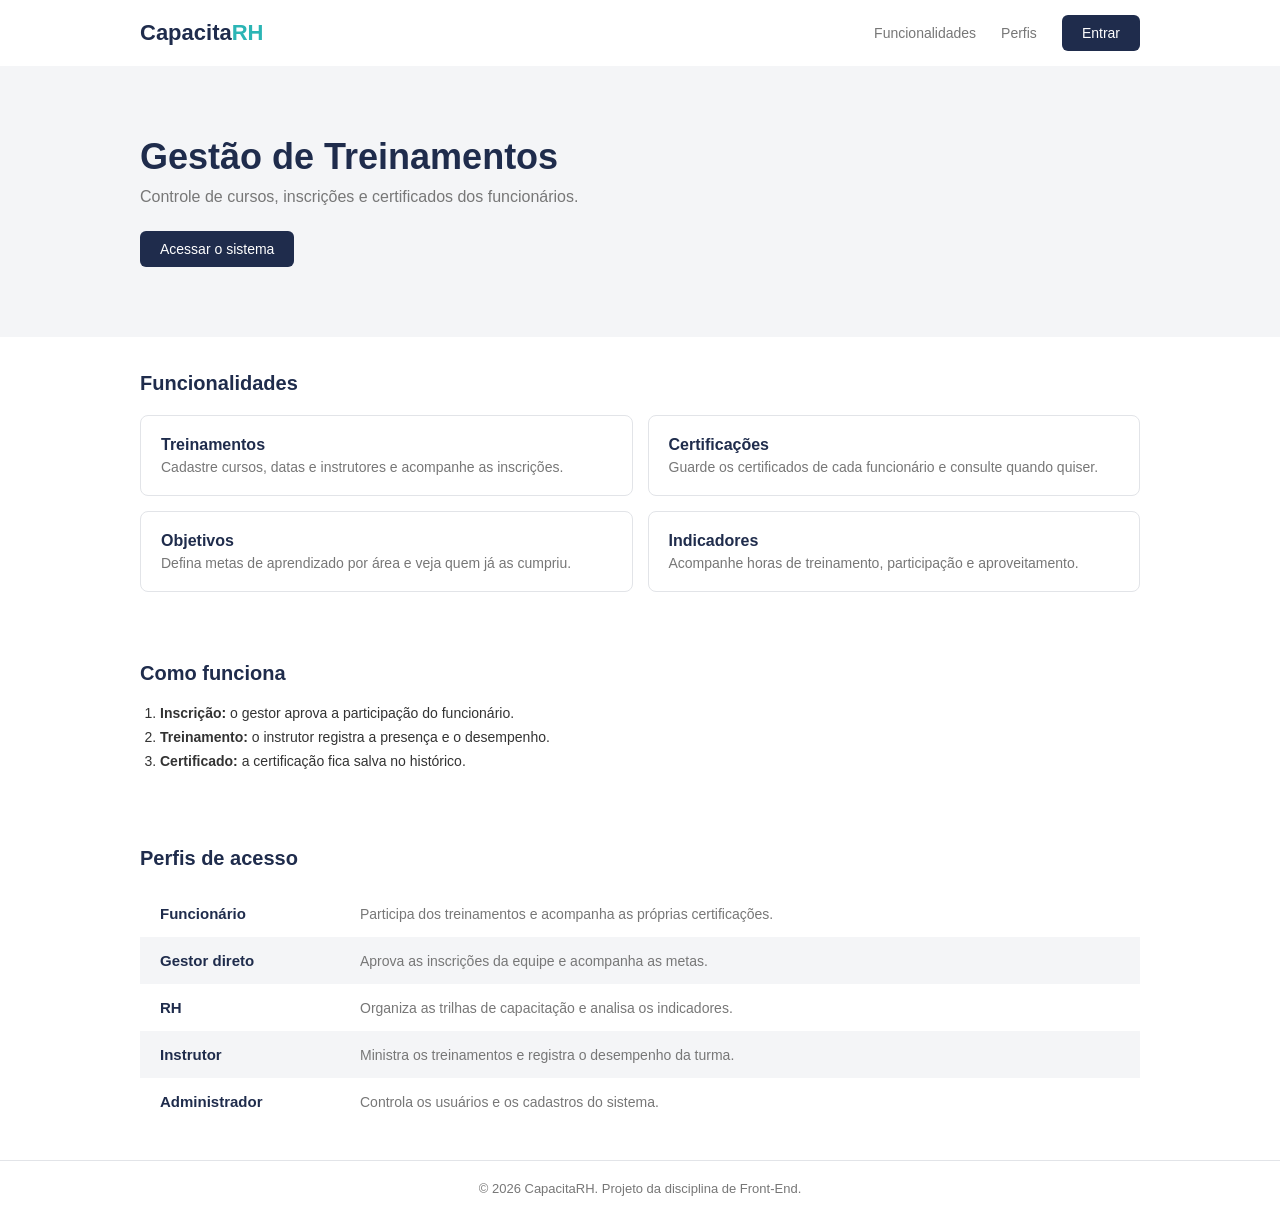
<file: index.html>
<!DOCTYPE html>
<html lang="pt-BR">
<head>
    <meta charset="UTF-8">
    <meta name="viewport" content="width=device-width, initial-scale=1.0">
    <title>CapacitaRH | Gestão de Treinamentos</title>

    <link rel="stylesheet" href="css/index.css">
</head>
<body>
    <header class="cabecalho">
        <div class="container">
            <a href="index.html" class="logo">Capacita<span>RH</span></a>

            <button class="botao-menu" id="menu-toggle" aria-label="Abrir menu" aria-expanded="false" aria-controls="menu">
                <span class="barra"></span>
                <span class="barra"></span>
                <span class="barra"></span>
            </button>

            <nav class="menu" id="menu">
                <ul>
                    <li><a href="#funcionalidades" class="link">Funcionalidades</a></li>
                    <li><a href="#perfis" class="link">Perfis</a></li>
                    <li><a href="login.html" class="botao">Entrar</a></li>
                </ul>
            </nav>
        </div>
    </header>

    <main>
        <section class="abertura">
            <div class="container">
                <h1>Gestão de Treinamentos</h1>
                <p>Controle de cursos, inscrições e certificados dos funcionários.</p>
                <a href="login.html" class="botao">Acessar o sistema</a>
            </div>
        </section>

        <section class="secao" id="funcionalidades">
            <div class="container">
                <h2>Funcionalidades</h2>

                <div class="funcionalidades">
                    <div class="item">
                        <h3>Treinamentos</h3>
                        <p>Cadastre cursos, datas e instrutores e acompanhe as inscrições.</p>
                    </div>

                    <div class="item">
                        <h3>Certificações</h3>
                        <p>Guarde os certificados de cada funcionário e consulte quando quiser.</p>
                    </div>

                    <div class="item">
                        <h3>Objetivos</h3>
                        <p>Defina metas de aprendizado por área e veja quem já as cumpriu.</p>
                    </div>

                    <div class="item">
                        <h3>Indicadores</h3>
                        <p>Acompanhe horas de treinamento, participação e aproveitamento.</p>
                    </div>
                </div>
            </div>
        </section>

        <section class="secao" id="como-funciona">
            <div class="container">
                <h2>Como funciona</h2>

                <ol class="passos">
                    <li><strong>Inscrição:</strong> o gestor aprova a participação do funcionário.</li>
                    <li><strong>Treinamento:</strong> o instrutor registra a presença e o desempenho.</li>
                    <li><strong>Certificado:</strong> a certificação fica salva no histórico.</li>
                </ol>
            </div>
        </section>

        <section class="secao" id="perfis">
            <div class="container">
                <h2>Perfis de acesso</h2>

                <ul class="perfis">
                    <li>
                        <h3>Funcionário</h3>
                        <p>Participa dos treinamentos e acompanha as próprias certificações.</p>
                    </li>
                    <li>
                        <h3>Gestor direto</h3>
                        <p>Aprova as inscrições da equipe e acompanha as metas.</p>
                    </li>
                    <li>
                        <h3>RH</h3>
                        <p>Organiza as trilhas de capacitação e analisa os indicadores.</p>
                    </li>
                    <li>
                        <h3>Instrutor</h3>
                        <p>Ministra os treinamentos e registra o desempenho da turma.</p>
                    </li>
                    <li>
                        <h3>Administrador</h3>
                        <p>Controla os usuários e os cadastros do sistema.</p>
                    </li>
                </ul>
            </div>
        </section>
    </main>

    <footer>
        <p>&copy; <span id="ano">2026</span> CapacitaRH. Projeto da disciplina de Front-End.</p>
    </footer>

    <script src="js/index.js"></script>
</body>
</html>
</file>
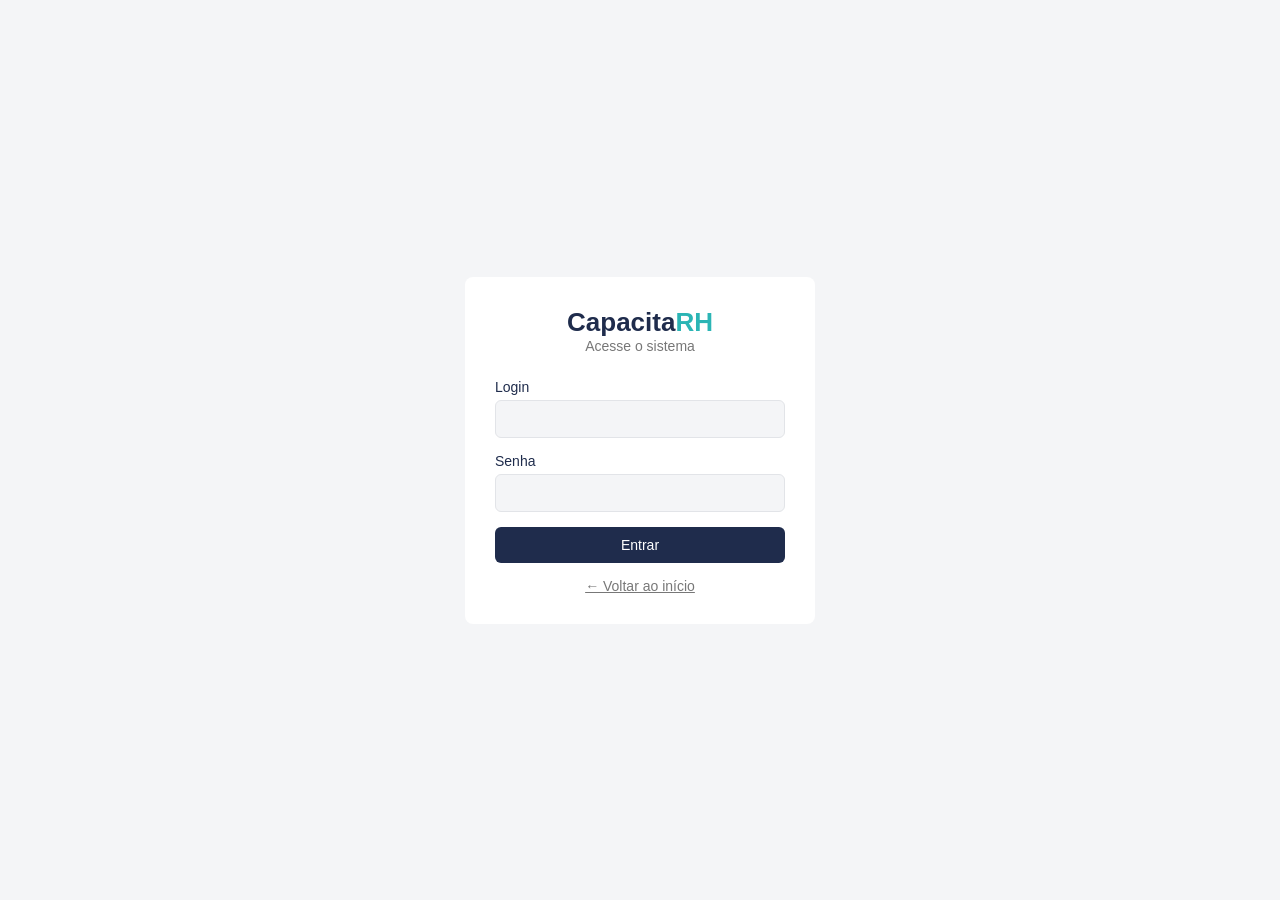
<file: cadastro1.html>
<!DOCTYPE html>
<html lang="pt-BR">
<head>
    <meta charset="UTF-8">
    <meta name="viewport" content="width=device-width, initial-scale=1.0">
    <title>Pessoas | CapacitaRH</title>

    <!-- Proteção: sem login, volta para o login antes de mostrar a página -->
    <script src="js/sessao.js"></script>

    <!-- CSS próprio desta página -->
    <link rel="stylesheet" href="css/pessoas.css">
</head>
<body>
    <!-- MENU LATERAL -->
    <aside class="menu" id="menu">
        <a href="dashboard.html" class="logo">Capacita<span>RH</span></a>

        <nav aria-label="Menu principal">
            <ul>
                <li><a href="dashboard.html">Início</a></li>
                <li><a href="usuarios.html">Usuários</a></li>
                <li><a href="pessoas.html" class="ativo" aria-current="page">Pessoas</a></li>
                <li><a href="cadastro2.html">Cadastro 2</a></li>
            </ul>
        </nav>
    </aside>

    <!-- ÁREA DA DIREITA: barra do topo e conteúdo -->
    <div class="pagina">
        <header class="topo">
            <button class="botao-menu" id="menu-toggle" type="button" aria-label="Abrir menu" aria-expanded="false" aria-controls="menu">
                <span class="barra"></span>
                <span class="barra"></span>
                <span class="barra"></span>
            </button>

            <p class="ola">Olá, <strong id="nome-usuario">usuário</strong></p>

            <button class="botao-sair" id="botao-sair" type="button">Sair</button>
        </header>

        <main class="conteudo">
            <!-- TÍTULO E BOTÃO NOVO -->
            <div class="cabecalho-pagina">
                <h1>Pessoas</h1>
                <button class="botao-novo" id="botao-novo" type="button">+ Nova pessoa</button>
            </div>

            <!-- PESQUISA -->
            <div class="pesquisa">
                <label for="campo-pesquisa">Pesquisar</label>
                <input type="search" id="campo-pesquisa" placeholder="Nome ou CPF">
            </div>

            <!-- LISTAGEM -->
            <section aria-label="Lista de pessoas">
                <div class="rolagem">
                    <table class="tabela">
                        <thead>
                            <tr>
                                <th>ID</th>
                                <th>Nome</th>
                                <th>CPF</th>
                                <th>Nascimento</th>
                                <th>Telefone</th>
                                <th>Tipo</th>
                                <th>Ações</th>
                            </tr>
                        </thead>
                        <tbody id="corpo-tabela">
                            <!-- As linhas são criadas pelo JavaScript -->
                        </tbody>
                    </table>
                </div>

                <p class="vazio" id="mensagem-vazia" hidden>Nenhuma pessoa encontrada.</p>
            </section>

            <!-- JANELA (MODAL) PARA INCLUIR E EDITAR -->
            <dialog class="janela" id="janela-pessoa" aria-labelledby="titulo-janela">
                <form id="form-pessoa" novalidate>
                    <header class="janela-topo">
                        <h2 id="titulo-janela">Nova pessoa</h2>
                        <button class="botao-fechar" id="botao-fechar" type="button" aria-label="Fechar">&times;</button>
                    </header>

                    <div class="campos">
                        <div class="campo campo-largo">
                            <label for="campo-nome">Nome</label>
                            <input type="text" id="campo-nome" maxlength="200" autofocus>
                        </div>

                        <div class="campo">
                            <label for="campo-cpf">CPF</label>
                            <input type="text" id="campo-cpf" maxlength="14" inputmode="numeric" placeholder="000.000.000-00">
                        </div>

                        <div class="campo">
                            <label for="campo-nascimento">Nascimento</label>
                            <input type="date" id="campo-nascimento">
                        </div>

                        <div class="campo">
                            <label for="campo-telefone">Telefone</label>
                            <input type="tel" id="campo-telefone" maxlength="15" placeholder="(00) 00000-0000">
                        </div>

                        <div class="campo">
                            <label for="campo-tipo">Tipo de pessoa</label>
                            <select id="campo-tipo">
                                <option value="">Selecione</option>
                                <!-- As outras opções são criadas pelo JavaScript -->
                            </select>
                        </div>
                    </div>

                    <p class="mensagem-erro" id="mensagem-erro" role="alert"></p>

                    <div class="janela-botoes">
                        <button class="botao-cancelar" id="botao-cancelar" type="button">Cancelar</button>
                        <button class="botao-salvar" type="submit">Salvar</button>
                    </div>
                </form>
            </dialog>
        </main>
    </div>

    <script src="js/pessoas.js"></script>
</body>
</html>
</file>
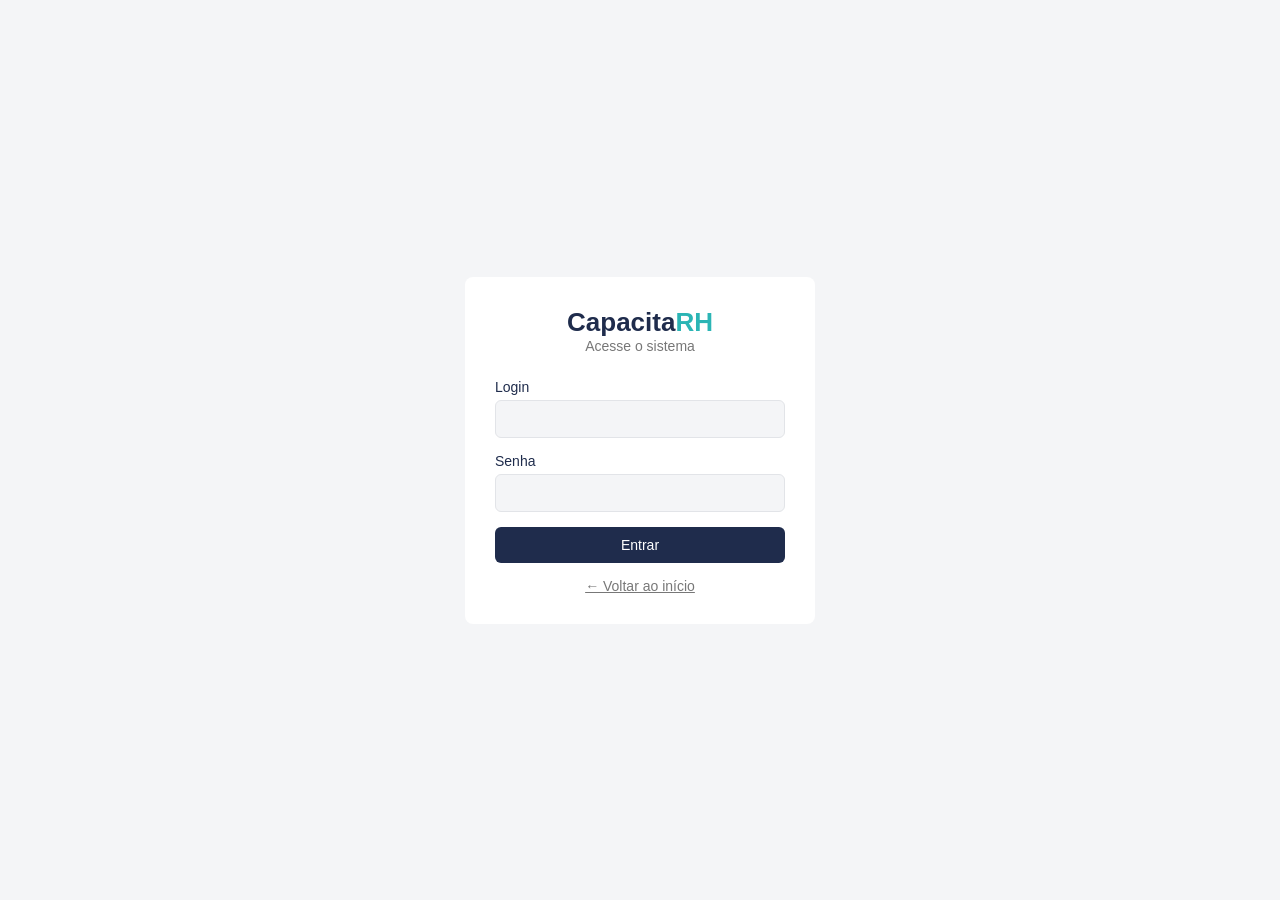
<file: cadastro2.html>
<!DOCTYPE html>
<html lang="pt-BR">
<head>
  <meta charset="UTF-8">
  <meta name="viewport" content="width=device-width, initial-scale=1.0">
  <title>Cadastro 2 | CapacitaRH</title>
  <script src="js/sessao.js"></script>
</head>
<body>
  <main>
    <h1>Cadastro 2</h1>
    <p>Esta tela será construída na Sprint 6.</p>
    <a href="dashboard.html">Voltar à Tela Principal</a>
  </main>
</body>
</html>
</file>
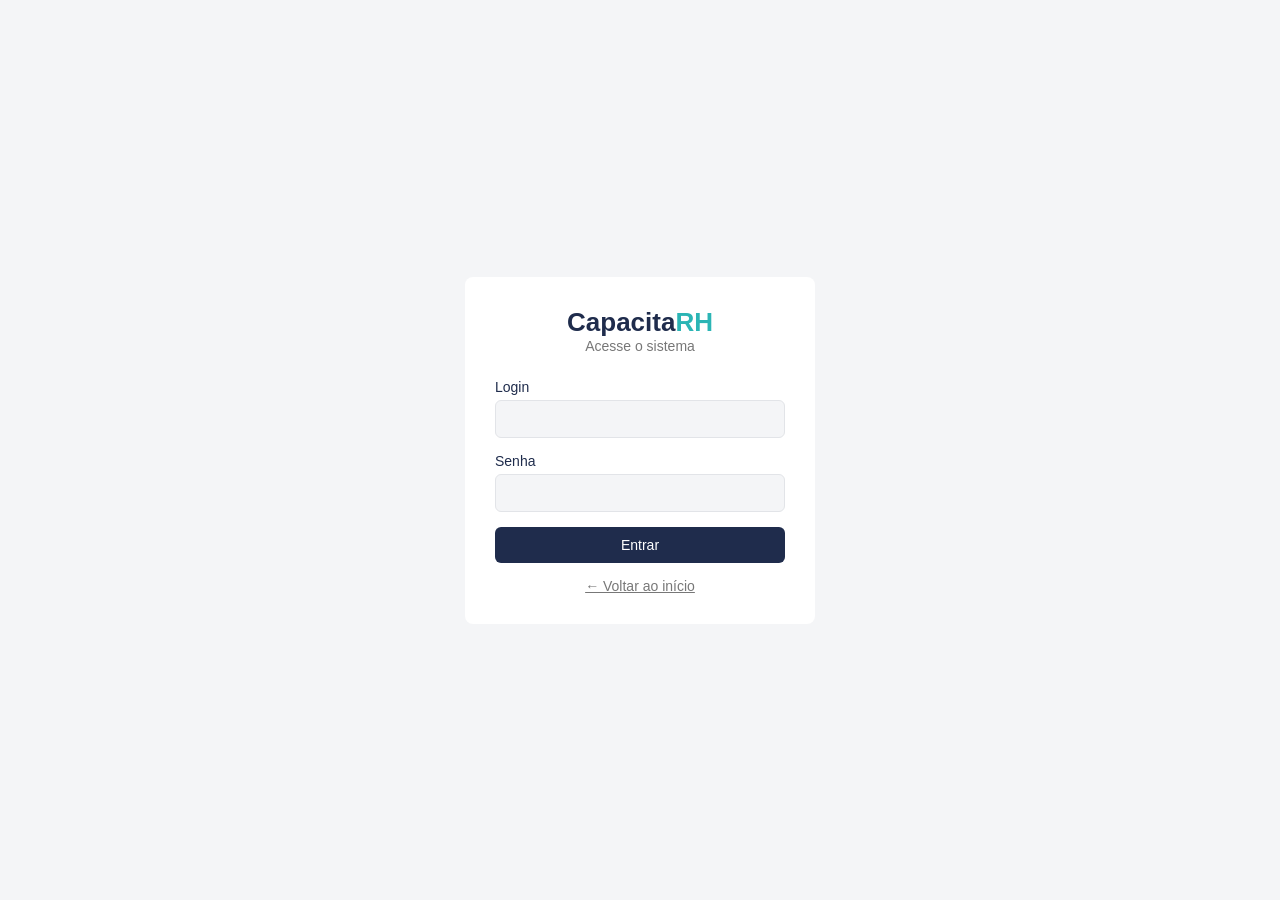
<file: dashboard.html>
<!DOCTYPE html>
<html lang="pt-BR">
<head>
    <meta charset="UTF-8">
    <meta name="viewport" content="width=device-width, initial-scale=1.0">
    <title>Tela Principal | CapacitaRH</title>

    <!-- Proteção: sem login, volta para o login antes de mostrar a página -->
    <script src="js/sessao.js"></script>

    <!-- CSS próprio desta página -->
    <link rel="stylesheet" href="css/dashboard.css">
</head>
<body>
    <!-- MENU LATERAL -->
    <aside class="menu" id="menu">
        <a href="dashboard.html" class="logo">Capacita<span>RH</span></a>

        <nav aria-label="Menu principal">
            <ul>
                <li><a href="dashboard.html" class="ativo" aria-current="page">Início</a></li>
                <li><a href="usuarios.html">Usuários</a></li>
                <li><a href="pessoas.html">Pessoas</a></li>
                <li><a href="cadastro2.html">Cadastro 2</a></li>
            </ul>
        </nav>
    </aside>

    <!-- ÁREA DA DIREITA: barra do topo e conteúdo -->
    <div class="pagina">
        <header class="topo">
            <button class="botao-menu" id="menu-toggle" type="button" aria-label="Abrir menu" aria-expanded="false" aria-controls="menu">
                <span class="barra"></span>
                <span class="barra"></span>
                <span class="barra"></span>
            </button>

            <p class="ola">Olá, <strong id="nome-usuario">usuário</strong></p>

            <button class="botao-sair" id="botao-sair" type="button">Sair</button>
        </header>

        <main class="conteudo">
            <h1>Início</h1>

            <!-- RESUMO -->
            <section class="secao" aria-labelledby="titulo-resumo">
                <h2 id="titulo-resumo">Resumo</h2>

                <table class="tabela">
                    <thead>
                        <tr>
                            <th>Cadastro</th>
                            <th>Registros</th>
                        </tr>
                    </thead>
                    <tbody>
                        <tr>
                            <td>Usuários</td>
                            <td id="total-usuarios">0</td>
                        </tr>
                        <tr>
                            <td>Pessoas</td>
                            <td id="total-pessoas">0</td>
                        </tr>
                        <tr>
                            <td>Cadastro 2</td>
                            <td id="total-cadastro2">0</td>
                        </tr>
                    </tbody>
                </table>
            </section>

            <!-- ACESSO RÁPIDO -->
            <section class="secao" aria-labelledby="titulo-atalhos">
                <h2 id="titulo-atalhos">Acesso rápido</h2>

                <ul class="atalhos">
                    <li>
                        <a href="usuarios.html">
                            <strong>Usuários</strong>
                            <span>Cadastre quem pode entrar no sistema.</span>
                        </a>
                    </li>
                    <li>
                        <a href="pessoas.html">
                            <strong>Pessoas</strong>
                            <span>Funcionários, gestores, instrutores e RH.</span>
                        </a>
                    </li>
                    <li>
                        <a href="cadastro2.html">
                            <strong>Cadastro 2</strong>
                            <span>Segundo cadastro sorteado (Sprint 6).</span>
                        </a>
                    </li>
                </ul>
            </section>
        </main>
    </div>

    <script src="js/dashboard.js"></script>
</body>
</html>
</file>
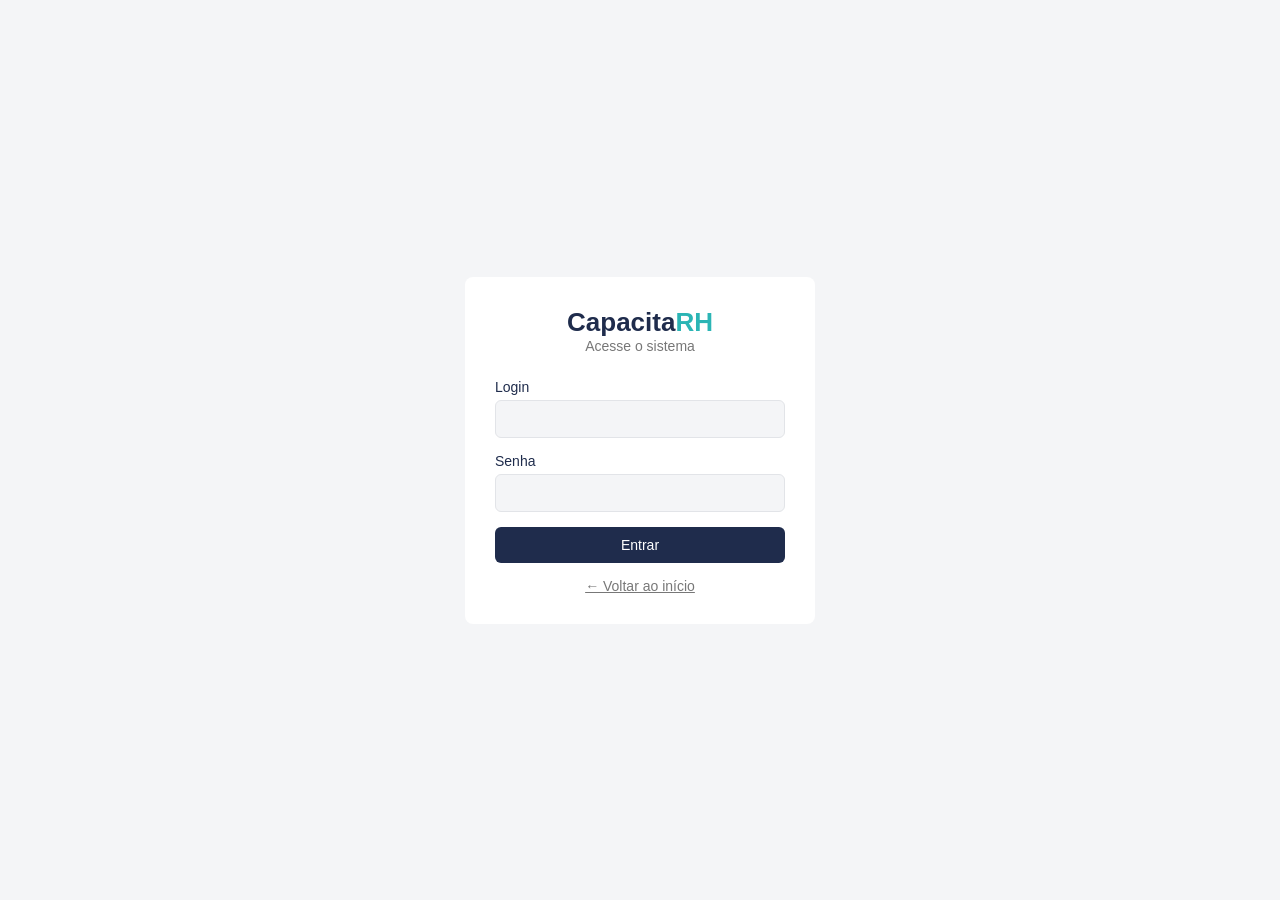
<file: login.html>
<!DOCTYPE html>
<html lang="pt-BR">
<head>
    <meta charset="UTF-8">
    <meta name="viewport" content="width=device-width, initial-scale=1.0">
    <title>Login | CapacitaRH</title>

    <!-- CSS próprio desta página -->
    <link rel="stylesheet" href="css/login.css">
</head>
<body>
    <main class="login">
        <section class="cartao">

            <!-- CABEÇALHO DO CARTÃO -->
            <header class="cabecalho">
                <a href="index.html" class="logo">Capacita<span>RH</span></a>
                <h1>Acesse o sistema</h1>
            </header>

            <!-- FORMULÁRIO -->
            <form id="form-login" novalidate>
                <div class="campo">
                    <label for="campo-login">Login</label>
                    <input type="text" id="campo-login" autocomplete="username">
                </div>

                <div class="campo">
                    <label for="campo-senha">Senha</label>
                    <input type="password" id="campo-senha" autocomplete="current-password">
                </div>

                <p class="mensagem-erro" id="mensagem-erro" role="alert"></p>

                <button class="botao" type="submit">Entrar</button>
            </form>

            <p class="voltar"><a href="index.html">&larr; Voltar ao início</a></p>
        </section>
    </main>

    <script src="js/login.js"></script>
</body>
</html>
</file>
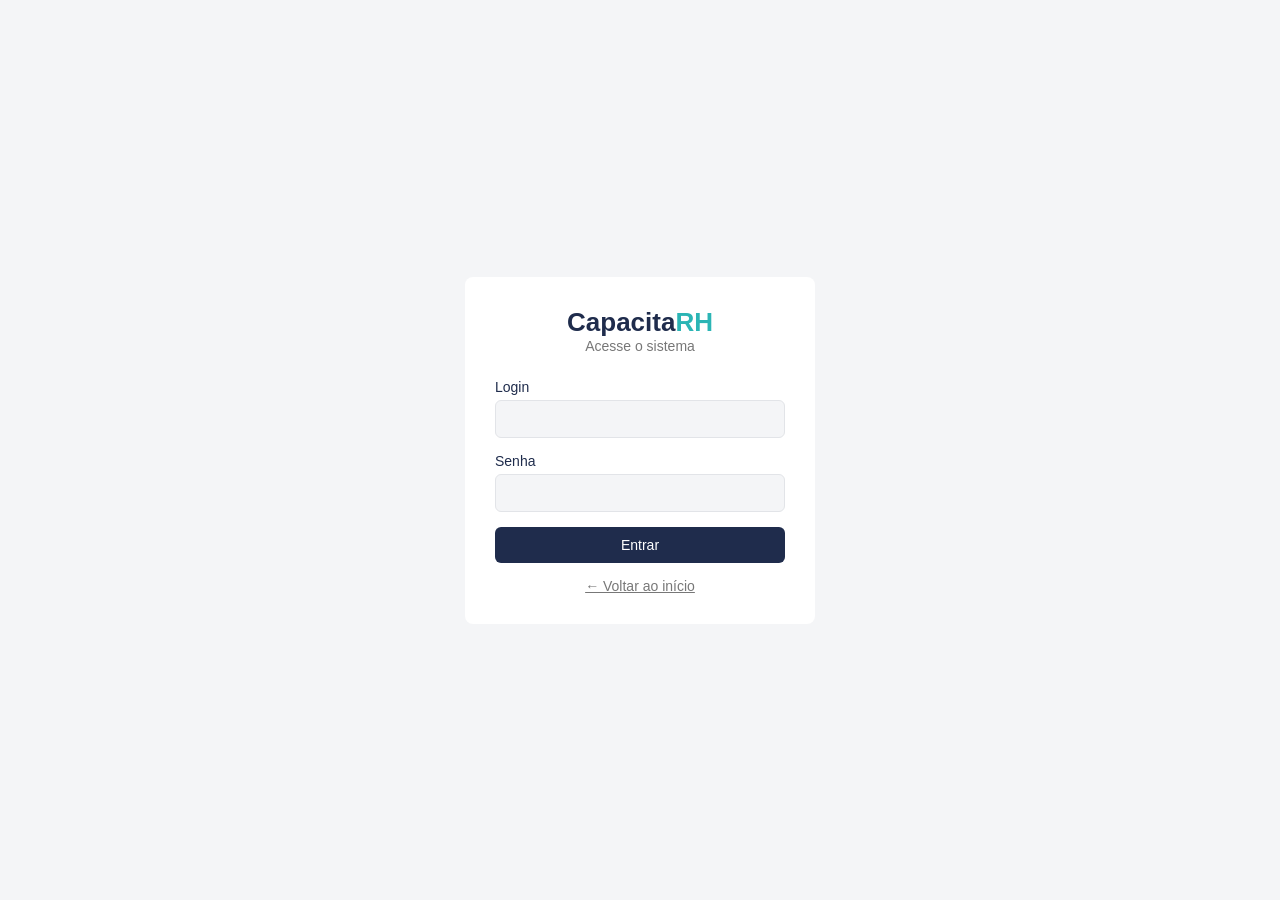
<file: usuarios.html>
<!DOCTYPE html>
<html lang="pt-BR">
<head>
    <meta charset="UTF-8">
    <meta name="viewport" content="width=device-width, initial-scale=1.0">
    <title>Usuários | CapacitaRH</title>

    <!-- Proteção: sem login, volta para o login antes de mostrar a página -->
    <script src="js/sessao.js"></script>

    <!-- CSS próprio desta página -->
    <link rel="stylesheet" href="css/usuarios.css">
</head>
<body>
    <!-- MENU LATERAL -->
    <aside class="menu" id="menu">
        <a href="dashboard.html" class="logo">Capacita<span>RH</span></a>

        <nav aria-label="Menu principal">
            <ul>
                <li><a href="dashboard.html">Início</a></li>
                <li><a href="usuarios.html" class="ativo" aria-current="page">Usuários</a></li>
                <li><a href="pessoas.html">Pessoas</a></li>
                <li><a href="cadastro2.html">Cadastro 2</a></li>
            </ul>
        </nav>
    </aside>

    <!-- ÁREA DA DIREITA: barra do topo e conteúdo -->
    <div class="pagina">
        <header class="topo">
            <button class="botao-menu" id="menu-toggle" type="button" aria-label="Abrir menu" aria-expanded="false" aria-controls="menu">
                <span class="barra"></span>
                <span class="barra"></span>
                <span class="barra"></span>
            </button>

            <p class="ola">Olá, <strong id="nome-usuario">usuário</strong></p>

            <button class="botao-sair" id="botao-sair" type="button">Sair</button>
        </header>

        <main class="conteudo">
            <!-- TÍTULO E BOTÃO NOVO -->
            <div class="cabecalho-pagina">
                <h1>Usuários</h1>
                <button class="botao-novo" id="botao-novo" type="button">+ Novo usuário</button>
            </div>

            <!-- PESQUISA -->
            <div class="pesquisa">
                <label for="campo-pesquisa">Pesquisar</label>
                <input type="search" id="campo-pesquisa" placeholder="Nome ou login">
            </div>

            <!-- LISTAGEM -->
            <section aria-label="Lista de usuários">
                <div class="rolagem">
                    <table class="tabela">
                        <thead>
                            <tr>
                                <th>ID</th>
                                <th>Nome</th>
                                <th>Login</th>
                                <th>Atualizado em</th>
                                <th>Ações</th>
                            </tr>
                        </thead>
                        <tbody id="corpo-tabela">
                            <!-- As linhas são criadas pelo JavaScript -->
                        </tbody>
                    </table>
                </div>

                <p class="vazio" id="mensagem-vazia" hidden>Nenhum usuário encontrado.</p>
            </section>

            <!-- JANELA (MODAL) PARA INCLUIR E EDITAR -->
            <dialog class="janela" id="janela-usuario" aria-labelledby="titulo-janela">
                <form id="form-usuario" novalidate>
                    <header class="janela-topo">
                        <h2 id="titulo-janela">Novo usuário</h2>
                        <button class="botao-fechar" id="botao-fechar" type="button" aria-label="Fechar">&times;</button>
                    </header>

                    <div class="campo">
                        <label for="campo-nome">Nome</label>
                        <input type="text" id="campo-nome" maxlength="200" autofocus>
                    </div>

                    <div class="campo">
                        <label for="campo-login">Login</label>
                        <input type="text" id="campo-login" maxlength="50" autocomplete="off">
                    </div>

                    <div class="campo">
                        <label for="campo-senha">Senha</label>
                        <input type="password" id="campo-senha" autocomplete="new-password">
                    </div>

                    <p class="mensagem-erro" id="mensagem-erro" role="alert"></p>

                    <div class="janela-botoes">
                        <button class="botao-cancelar" id="botao-cancelar" type="button">Cancelar</button>
                        <button class="botao-salvar" type="submit">Salvar</button>
                    </div>
                </form>
            </dialog>
        </main>
    </div>

    <script src="js/usuarios.js"></script>
</body>
</html>
</file>
<file: css/index.css>
/* Tela inicial - CapacitaRH */

* {
  margin: 0;
  padding: 0;
  box-sizing: border-box;
}

body {
  font-family: Arial, sans-serif;
  font-size: 14px;
  color: #333;
  background-color: white;
}

a {
  color: inherit;
  text-decoration: none;
}

ul {
  list-style: none;
}

.container {
  max-width: 1000px;
  margin: 0 auto;
}

.botao {
  display: inline-block;
  padding: 10px 20px;
  border-radius: 6px;
  background-color: #1f2c4c;
  color: white;
}

.botao:hover {
  background-color: #33446b;
}

/* cabeçalho */
.cabecalho {
  padding: 15px 20px;
}

.cabecalho .container {
  display: flex;
  flex-wrap: wrap;
  justify-content: space-between;
  align-items: center;
}

.logo {
  font-size: 22px;
  font-weight: bold;
  color: #1f2c4c;
}

.logo span {
  color: #2bb5b5;
}

.botao-menu {
  padding: 5px;
  background: none;
  border: none;
  cursor: pointer;
}

.barra {
  display: block;
  width: 22px;
  height: 3px;
  margin: 4px 0;
  background-color: #1f2c4c;
}

/* no celular o menu começa escondido */
.menu {
  display: none;
  width: 100%;
}

.menu.aberto {
  display: block;
}

.menu ul {
  padding-top: 15px;
}

.menu li {
  margin-bottom: 10px;
}

.link {
  color: #777;
}

.link:hover {
  color: #1f2c4c;
}

/* abertura */
.abertura {
  padding: 50px 20px;
  background-color: #f4f5f7;
}

.abertura h1 {
  margin-bottom: 10px;
  font-size: 30px;
  color: #1f2c4c;
}

.abertura p {
  margin-bottom: 25px;
  font-size: 16px;
  color: #777;
}

/* seções */
.secao {
  padding: 35px 20px;
}

.secao h2 {
  margin-bottom: 20px;
  font-size: 20px;
  color: #1f2c4c;
}

/* funcionalidades */
.funcionalidades {
  display: grid;
  gap: 15px;
}

.item {
  padding: 20px;
  border: 1px solid #e2e4e8;
  border-radius: 8px;
}

.item:hover {
  background-color: #f4f5f7;
}

.item h3 {
  margin-bottom: 5px;
  font-size: 16px;
  color: #1f2c4c;
}

.item p {
  color: #777;
}

/* como funciona */
.passos {
  list-style: decimal;
  padding-left: 20px;
}

.passos li {
  margin-bottom: 8px;
}

/* perfis: linhas zebradas, igual à tabela */
.perfis li {
  padding: 15px 20px;
}

.perfis li:nth-child(even) {
  background-color: #f4f5f7;
}

.perfis h3 {
  font-size: 15px;
  color: #1f2c4c;
}

.perfis p {
  color: #777;
}

/* rodapé */
footer {
  padding: 20px;
  border-top: 1px solid #e2e4e8;
  color: #777;
  font-size: 13px;
  text-align: center;
}

/* tablet e computador */
@media (min-width: 768px) {
  .botao-menu {
    display: none;
  }

  .menu {
    display: block;
    width: auto;
  }

  .menu ul {
    display: flex;
    align-items: center;
    gap: 25px;
    padding-top: 0;
  }

  .menu li {
    margin-bottom: 0;
  }

  .abertura {
    padding: 70px 20px;
  }

  .abertura h1 {
    font-size: 36px;
  }

  .funcionalidades {
    grid-template-columns: 1fr 1fr;
  }

  .perfis li {
    display: grid;
    grid-template-columns: 200px 1fr;
    align-items: center;
  }
}
</file>
<file: css/pessoas.css>
/* Cadastro de pessoas - CapacitaRH */

* {
  margin: 0;
  padding: 0;
  box-sizing: border-box;
}

body {
  font-family: Arial, sans-serif;
  font-size: 14px;
  color: #333;
  background-color: white;
}

a {
  color: inherit;
  text-decoration: none;
}

ul {
  list-style: none;
}

button {
  font-family: inherit;
  font-size: 14px;
  cursor: pointer;
  transition: background-color 0.2s, color 0.2s;
}

/* menu lateral (no celular começa escondido) */
.menu {
  display: none;
  position: fixed;
  top: 60px;
  bottom: 0;
  left: 0;
  width: 220px;
  padding: 25px 15px 25px 0;
  background-color: #f4f5f7;
}

.menu.aberto {
  display: block;
}

.logo {
  display: block;
  margin-bottom: 30px;
  padding-left: 20px;
  font-size: 22px;
  font-weight: bold;
  color: #1f2c4c;
}

.logo span {
  color: #2bb5b5;
}

.menu li a {
  display: block;
  margin-bottom: 5px;
  padding: 10px 20px;
  color: #777;
  border-radius: 0 20px 20px 0;
}

.menu li a:hover {
  color: #1f2c4c;
}

.menu li a.ativo {
  background-color: #b9eff0;
  color: #1f2c4c;
  font-weight: bold;
}

/* barra do topo */
.topo {
  display: flex;
  align-items: center;
  gap: 15px;
  height: 60px;
  padding: 0 20px;
}

.botao-menu {
  padding: 5px;
  background: none;
  border: none;
}

.barra {
  display: block;
  width: 22px;
  height: 3px;
  margin: 4px 0;
  background-color: #1f2c4c;
}

.ola {
  flex: 1;
}

.botao-sair {
  padding: 8px 16px;
  border: none;
  border-radius: 6px;
  background-color: #1f2c4c;
  color: white;
}

.botao-sair:hover {
  background-color: #33446b;
}

/* conteúdo */
.conteudo {
  padding: 20px;
}

.cabecalho-pagina {
  display: flex;
  flex-wrap: wrap;
  justify-content: space-between;
  align-items: center;
  gap: 10px;
  margin-bottom: 20px;
}

.cabecalho-pagina h1 {
  font-size: 24px;
  color: #1f2c4c;
}

.botao-novo {
  padding: 10px 16px;
  border: none;
  border-radius: 6px;
  background-color: #2bb5b5;
  color: white;
  font-weight: bold;
}

.botao-novo:hover {
  background-color: #239999;
}

/* pesquisa */
.pesquisa {
  margin-bottom: 20px;
}

.pesquisa label {
  display: block;
  margin-bottom: 5px;
  color: #777;
  font-size: 12px;
}

/* campos (pesquisa e formulário) */
input,
select {
  width: 100%;
  padding: 10px;
  border: 1px solid #e2e4e8;
  border-radius: 6px;
  background-color: #f4f5f7;
  font-size: 14px;
}

input:focus,
select:focus {
  outline: none;
  border-color: #2bb5b5;
  background-color: white;
}

input.erro,
select.erro {
  border-color: red;
}

/* tabela (no celular rola para o lado) */
.rolagem {
  overflow-x: auto;
}

.tabela {
  width: 100%;
  min-width: 750px;
  border-collapse: collapse;
}

.tabela th {
  padding: 12px 15px;
  background-color: #f4f5f7;
  color: #777;
  font-size: 12px;
  font-weight: normal;
  text-align: left;
}

.tabela td {
  padding: 14px 15px;
  white-space: nowrap;
}

.tabela tbody tr:nth-child(even) {
  background-color: #f4f5f7;
}

.tabela tbody tr:hover {
  background-color: #e8fafa;
}

/* botões de cada linha */
.botao-editar,
.botao-excluir {
  margin-right: 5px;
  padding: 6px 12px;
  border-radius: 6px;
  background-color: white;
}

.botao-editar {
  border: 1px solid #1f2c4c;
  color: #1f2c4c;
}

.botao-editar:hover {
  background-color: #1f2c4c;
  color: white;
}

.botao-excluir {
  border: 1px solid red;
  color: red;
}

.botao-excluir:hover {
  background-color: red;
  color: white;
}

.botao-excluir:disabled {
  border-color: #e2e4e8;
  background-color: white;
  color: #bbb;
  cursor: not-allowed;
}

.vazio {
  padding: 20px;
  color: #777;
  text-align: center;
}

/* janela (modal) */
.janela {
  width: 90%;
  max-width: 600px;
  margin: auto;
  padding: 25px;
  border: none;
  border-radius: 8px;
}

.janela::backdrop {
  background-color: rgba(31, 44, 76, 0.5);
}

.janela-topo {
  display: flex;
  justify-content: space-between;
  align-items: center;
  margin-bottom: 20px;
}

.janela-topo h2 {
  font-size: 18px;
  color: #1f2c4c;
}

.botao-fechar {
  border: none;
  background: none;
  color: #777;
  font-size: 24px;
  line-height: 1;
}

.botao-fechar:hover {
  color: #1f2c4c;
}

/* no celular, um campo embaixo do outro */
.campos {
  display: grid;
  grid-template-columns: 1fr;
  gap: 15px;
  margin-bottom: 15px;
}

.campo label {
  display: block;
  margin-bottom: 5px;
  color: #1f2c4c;
}

.mensagem-erro {
  margin-bottom: 10px;
  color: red;
  font-size: 13px;
}

.janela-botoes {
  display: flex;
  justify-content: flex-end;
  gap: 10px;
}

.botao-cancelar,
.botao-salvar {
  padding: 10px 16px;
  border: none;
  border-radius: 6px;
}

.botao-cancelar {
  background-color: #e2e4e8;
  color: #333;
}

.botao-cancelar:hover {
  background-color: #d0d3d9;
}

.botao-salvar {
  background-color: #1f2c4c;
  color: white;
}

.botao-salvar:hover {
  background-color: #33446b;
}

/* tablet: formulário em duas colunas */
@media (min-width: 768px) {
  .campos {
    grid-template-columns: 1fr 1fr;
  }

  .campo-largo {
    grid-column: span 2;
  }
}

/* computador: menu sempre aberto do lado esquerdo */
@media (min-width: 1024px) {
  .botao-menu {
    display: none;
  }

  .menu {
    display: block;
    top: 0;
  }

  .pagina {
    margin-left: 220px;
  }

  .topo,
  .conteudo {
    padding-left: 30px;
    padding-right: 30px;
  }

  .pesquisa {
    max-width: 350px;
  }
}
</file>
<file: css/dashboard.css>
/* Tela principal - CapacitaRH */

* {
  margin: 0;
  padding: 0;
  box-sizing: border-box;
}

body {
  font-family: Arial, sans-serif;
  font-size: 14px;
  color: #333;
  background-color: white;
}

a {
  color: inherit;
  text-decoration: none;
}

ul {
  list-style: none;
}

/* menu lateral (no celular começa escondido) */
.menu {
  display: none;
  position: fixed;
  top: 60px;
  bottom: 0;
  left: 0;
  width: 220px;
  padding: 25px 15px 25px 0;
  background-color: #f4f5f7;
}

.menu.aberto {
  display: block;
}

.logo {
  display: block;
  margin-bottom: 30px;
  padding-left: 20px;
  font-size: 22px;
  font-weight: bold;
  color: #1f2c4c;
}

.logo span {
  color: #2bb5b5;
}

.menu li a {
  display: block;
  margin-bottom: 5px;
  padding: 10px 20px;
  color: #777;
  border-radius: 0 20px 20px 0;
}

.menu li a:hover {
  color: #1f2c4c;
}

.menu li a.ativo {
  background-color: #b9eff0;
  color: #1f2c4c;
  font-weight: bold;
}

/* barra do topo */
.topo {
  display: flex;
  align-items: center;
  gap: 15px;
  height: 60px;
  padding: 0 20px;
}

.botao-menu {
  padding: 5px;
  background: none;
  border: none;
  cursor: pointer;
}

.barra {
  display: block;
  width: 22px;
  height: 3px;
  margin: 4px 0;
  background-color: #1f2c4c;
}

.ola {
  flex: 1;
}

.botao-sair {
  padding: 8px 16px;
  border: none;
  border-radius: 6px;
  background-color: #1f2c4c;
  color: white;
  cursor: pointer;
}

.botao-sair:hover {
  background-color: #33446b;
}

/* conteúdo */
.conteudo {
  padding: 20px;
}

.conteudo h1 {
  margin-bottom: 25px;
  font-size: 24px;
  color: #1f2c4c;
}

.secao {
  margin-bottom: 35px;
}

.secao h2 {
  margin-bottom: 10px;
  font-size: 16px;
  color: #1f2c4c;
}

/* tabela */
.tabela {
  width: 100%;
  border-collapse: collapse;
}

.tabela th {
  padding: 12px 20px;
  background-color: #f4f5f7;
  color: #777;
  font-size: 12px;
  font-weight: normal;
  text-align: left;
}

.tabela td {
  padding: 18px 20px;
}

.tabela tbody tr:nth-child(even) {
  background-color: #f4f5f7;
}

/* acesso rápido */
.atalhos li {
  margin-bottom: 10px;
}

.atalhos a {
  display: block;
  padding: 15px 20px;
  border: 1px solid #e2e4e8;
  border-radius: 8px;
}

.atalhos a:hover {
  background-color: #f4f5f7;
}

.atalhos strong {
  display: block;
  color: #1f2c4c;
}

.atalhos span {
  color: #777;
}

/* computador: menu sempre aberto do lado esquerdo */
@media (min-width: 1024px) {
  .botao-menu {
    display: none;
  }

  .menu {
    display: block;
    top: 0;
  }

  .pagina {
    margin-left: 220px;
  }

  .topo,
  .conteudo {
    padding-left: 30px;
    padding-right: 30px;
  }
}
</file>
<file: css/login.css>
/* Login - CapacitaRH */

* {
  margin: 0;
  padding: 0;
  box-sizing: border-box;
}

body {
  font-family: Arial, sans-serif;
  font-size: 14px;
  color: #333;
  background-color: #f4f5f7;
}

.login {
  display: flex;
  justify-content: center;
  align-items: center;
  min-height: 100vh;
  padding: 20px;
}

.cartao {
  width: 100%;
  max-width: 350px;
  padding: 30px;
  background-color: white;
  border-radius: 8px;
}

.cabecalho {
  text-align: center;
  margin-bottom: 25px;
}

.logo {
  font-size: 26px;
  font-weight: bold;
  color: #1f2c4c;
  text-decoration: none;
}

.logo span {
  color: #2bb5b5;
}

.cabecalho h1 {
  font-size: 14px;
  font-weight: normal;
  color: #777;
}

.campo {
  margin-bottom: 15px;
}

label {
  display: block;
  margin-bottom: 5px;
  color: #1f2c4c;
}

input {
  width: 100%;
  padding: 10px;
  border: 1px solid #e2e4e8;
  border-radius: 6px;
  background-color: #f4f5f7;
  font-size: 14px;
}

input.erro {
  border-color: red;
}

.mensagem-erro {
  margin-bottom: 10px;
  color: red;
  font-size: 13px;
}

.botao {
  width: 100%;
  padding: 10px;
  border: none;
  border-radius: 6px;
  background-color: #1f2c4c;
  color: white;
  font-size: 14px;
  cursor: pointer;
}

.botao:hover {
  background-color: #33446b;
}

.voltar {
  margin-top: 15px;
  text-align: center;
}

.voltar a {
  color: #777;
}

.voltar a:hover {
  color: #1f2c4c;
}
</file>
<file: css/usuarios.css>
/* Cadastro de usuários - CapacitaRH */

* {
  margin: 0;
  padding: 0;
  box-sizing: border-box;
}

body {
  font-family: Arial, sans-serif;
  font-size: 14px;
  color: #333;
  background-color: white;
}

a {
  color: inherit;
  text-decoration: none;
}

ul {
  list-style: none;
}

button {
  font-family: inherit;
  font-size: 14px;
  cursor: pointer;
  transition: background-color 0.2s, color 0.2s;
}

/* menu lateral (no celular começa escondido) */
.menu {
  display: none;
  position: fixed;
  top: 60px;
  bottom: 0;
  left: 0;
  width: 220px;
  padding: 25px 15px 25px 0;
  background-color: #f4f5f7;
}

.menu.aberto {
  display: block;
}

.logo {
  display: block;
  margin-bottom: 30px;
  padding-left: 20px;
  font-size: 22px;
  font-weight: bold;
  color: #1f2c4c;
}

.logo span {
  color: #2bb5b5;
}

.menu li a {
  display: block;
  margin-bottom: 5px;
  padding: 10px 20px;
  color: #777;
  border-radius: 0 20px 20px 0;
}

.menu li a:hover {
  color: #1f2c4c;
}

.menu li a.ativo {
  background-color: #b9eff0;
  color: #1f2c4c;
  font-weight: bold;
}

/* barra do topo */
.topo {
  display: flex;
  align-items: center;
  gap: 15px;
  height: 60px;
  padding: 0 20px;
}

.botao-menu {
  padding: 5px;
  background: none;
  border: none;
}

.barra {
  display: block;
  width: 22px;
  height: 3px;
  margin: 4px 0;
  background-color: #1f2c4c;
}

.ola {
  flex: 1;
}

.botao-sair {
  padding: 8px 16px;
  border: none;
  border-radius: 6px;
  background-color: #1f2c4c;
  color: white;
}

.botao-sair:hover {
  background-color: #33446b;
}

/* conteúdo */
.conteudo {
  padding: 20px;
}

.cabecalho-pagina {
  display: flex;
  flex-wrap: wrap;
  justify-content: space-between;
  align-items: center;
  gap: 10px;
  margin-bottom: 20px;
}

.cabecalho-pagina h1 {
  font-size: 24px;
  color: #1f2c4c;
}

.botao-novo {
  padding: 10px 16px;
  border: none;
  border-radius: 6px;
  background-color: #2bb5b5;
  color: white;
  font-weight: bold;
}

.botao-novo:hover {
  background-color: #239999;
}

/* pesquisa */
.pesquisa {
  margin-bottom: 20px;
}

.pesquisa label {
  display: block;
  margin-bottom: 5px;
  color: #777;
  font-size: 12px;
}

/* campos (pesquisa e formulário) */
input {
  width: 100%;
  padding: 10px;
  border: 1px solid #e2e4e8;
  border-radius: 6px;
  background-color: #f4f5f7;
  font-size: 14px;
}

input:focus {
  outline: none;
  border-color: #2bb5b5;
  background-color: white;
}

input.erro {
  border-color: red;
}

/* tabela (no celular rola para o lado) */
.rolagem {
  overflow-x: auto;
}

.tabela {
  width: 100%;
  min-width: 600px;
  border-collapse: collapse;
}

.tabela th {
  padding: 12px 20px;
  background-color: #f4f5f7;
  color: #777;
  font-size: 12px;
  font-weight: normal;
  text-align: left;
}

.tabela td {
  padding: 14px 20px;
}

.tabela tbody tr:nth-child(even) {
  background-color: #f4f5f7;
}

.tabela tbody tr:hover {
  background-color: #e8fafa;
}

/* botões de cada linha */
.botao-editar,
.botao-excluir {
  margin-right: 5px;
  padding: 6px 12px;
  border-radius: 6px;
  background-color: white;
}

.botao-editar {
  border: 1px solid #1f2c4c;
  color: #1f2c4c;
}

.botao-editar:hover {
  background-color: #1f2c4c;
  color: white;
}

.botao-excluir {
  border: 1px solid red;
  color: red;
}

.botao-excluir:hover {
  background-color: red;
  color: white;
}

.botao-excluir:disabled {
  border-color: #e2e4e8;
  background-color: white;
  color: #bbb;
  cursor: not-allowed;
}

.vazio {
  padding: 20px;
  color: #777;
  text-align: center;
}

/* janela (modal) */
.janela {
  width: 90%;
  max-width: 400px;
  margin: auto;
  padding: 25px;
  border: none;
  border-radius: 8px;
}

.janela::backdrop {
  background-color: rgba(31, 44, 76, 0.5);
}

.janela-topo {
  display: flex;
  justify-content: space-between;
  align-items: center;
  margin-bottom: 20px;
}

.janela-topo h2 {
  font-size: 18px;
  color: #1f2c4c;
}

.botao-fechar {
  border: none;
  background: none;
  color: #777;
  font-size: 24px;
  line-height: 1;
}

.botao-fechar:hover {
  color: #1f2c4c;
}

.campo {
  margin-bottom: 15px;
}

.campo label {
  display: block;
  margin-bottom: 5px;
  color: #1f2c4c;
}

.mensagem-erro {
  margin-bottom: 10px;
  color: red;
  font-size: 13px;
}

.janela-botoes {
  display: flex;
  justify-content: flex-end;
  gap: 10px;
}

.botao-cancelar,
.botao-salvar {
  padding: 10px 16px;
  border: none;
  border-radius: 6px;
}

.botao-cancelar {
  background-color: #e2e4e8;
  color: #333;
}

.botao-cancelar:hover {
  background-color: #d0d3d9;
}

.botao-salvar {
  background-color: #1f2c4c;
  color: white;
}

.botao-salvar:hover {
  background-color: #33446b;
}

/* tablet: tabela cabe inteira, sem rolagem */
@media (min-width: 768px) {
  .tabela {
    min-width: 0;
  }
}

/* computador: menu sempre aberto do lado esquerdo */
@media (min-width: 1024px) {
  .botao-menu {
    display: none;
  }

  .menu {
    display: block;
    top: 0;
  }

  .pagina {
    margin-left: 220px;
  }

  .topo,
  .conteudo {
    padding-left: 30px;
    padding-right: 30px;
  }

  .pesquisa {
    max-width: 350px;
  }
}
</file>
